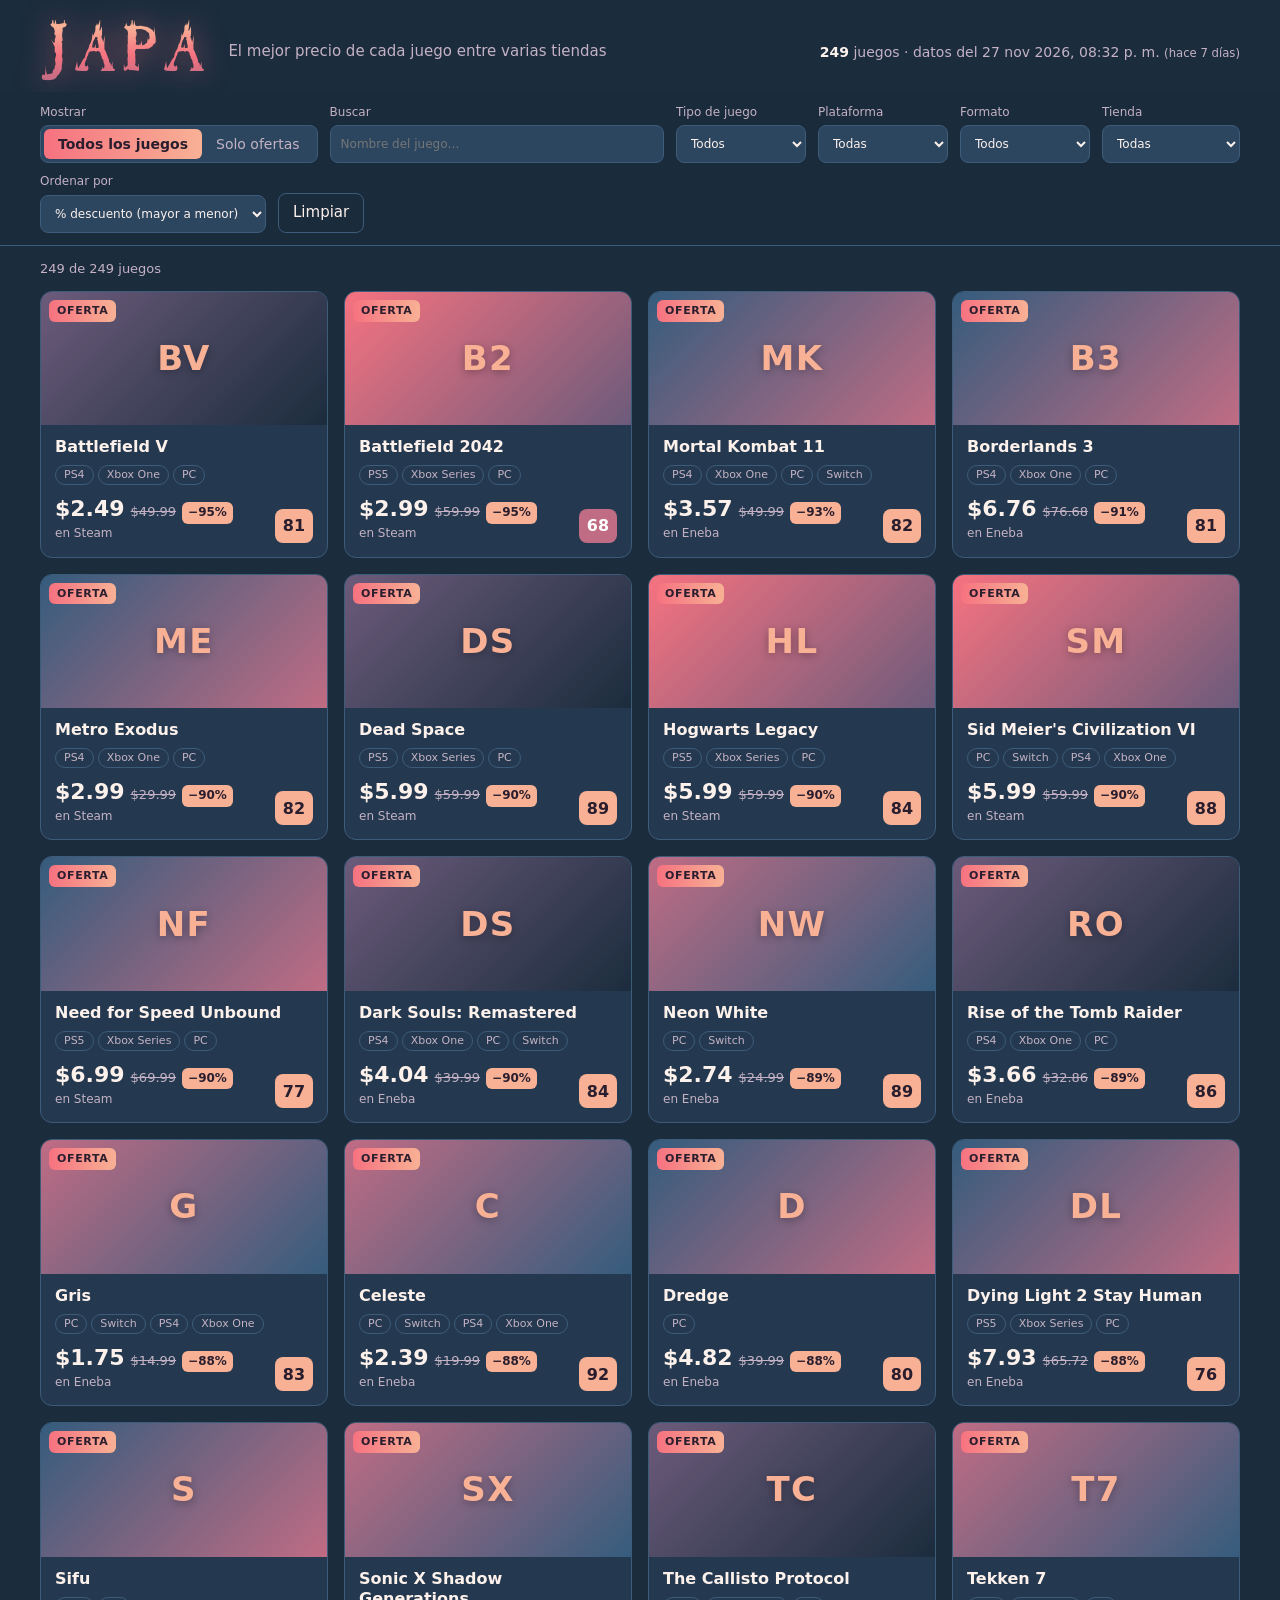
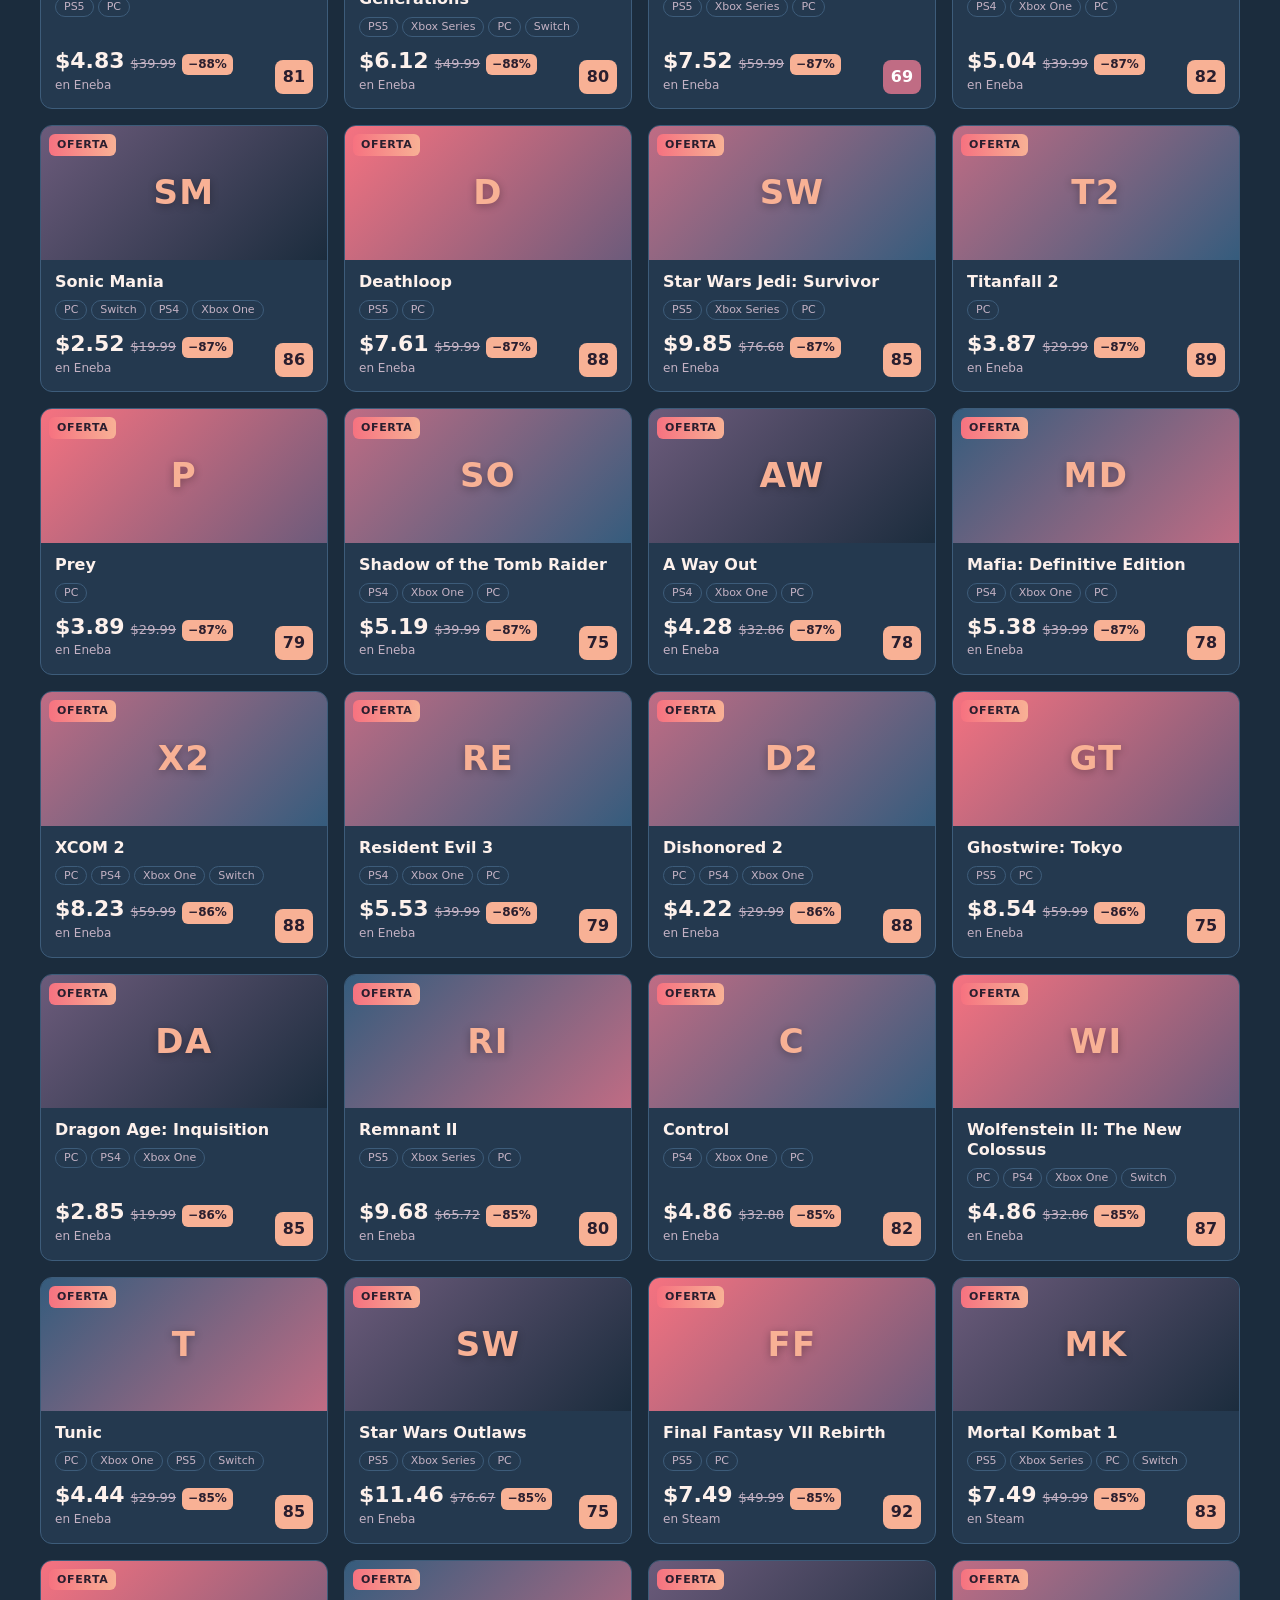
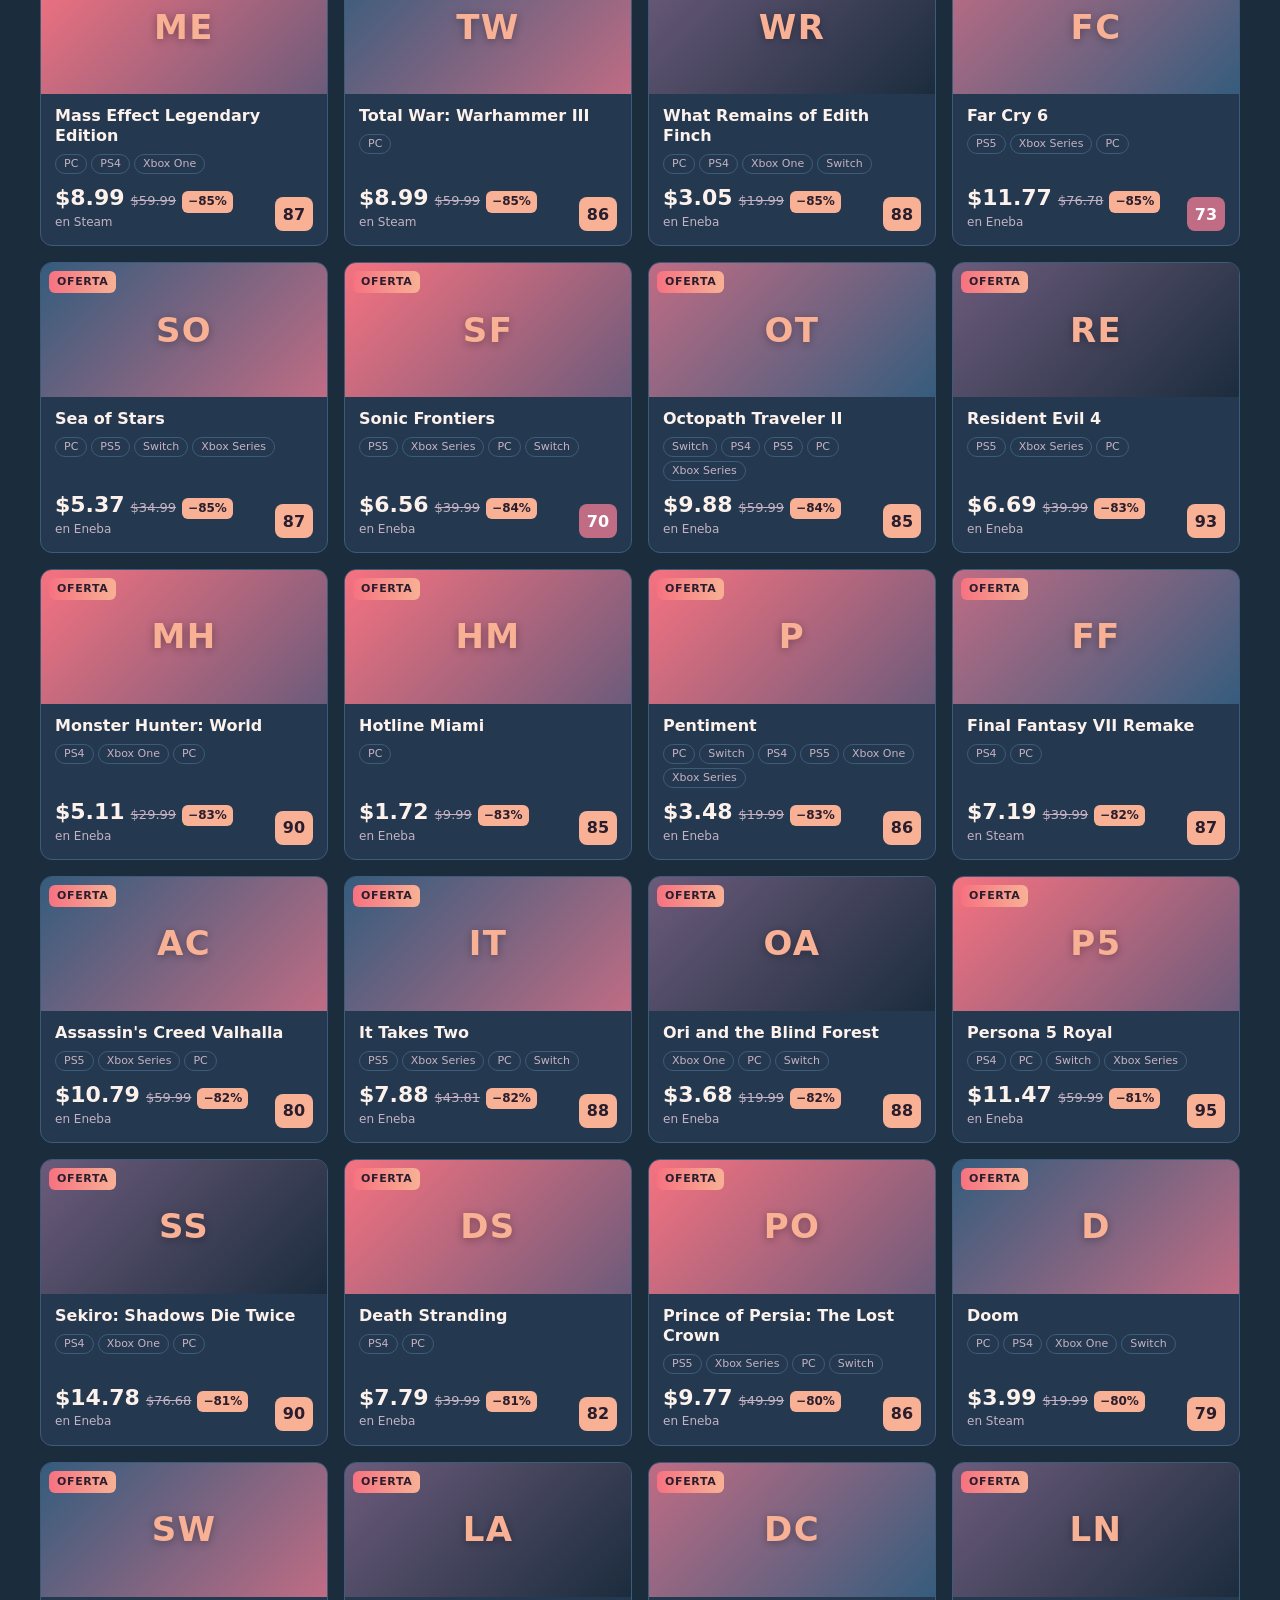
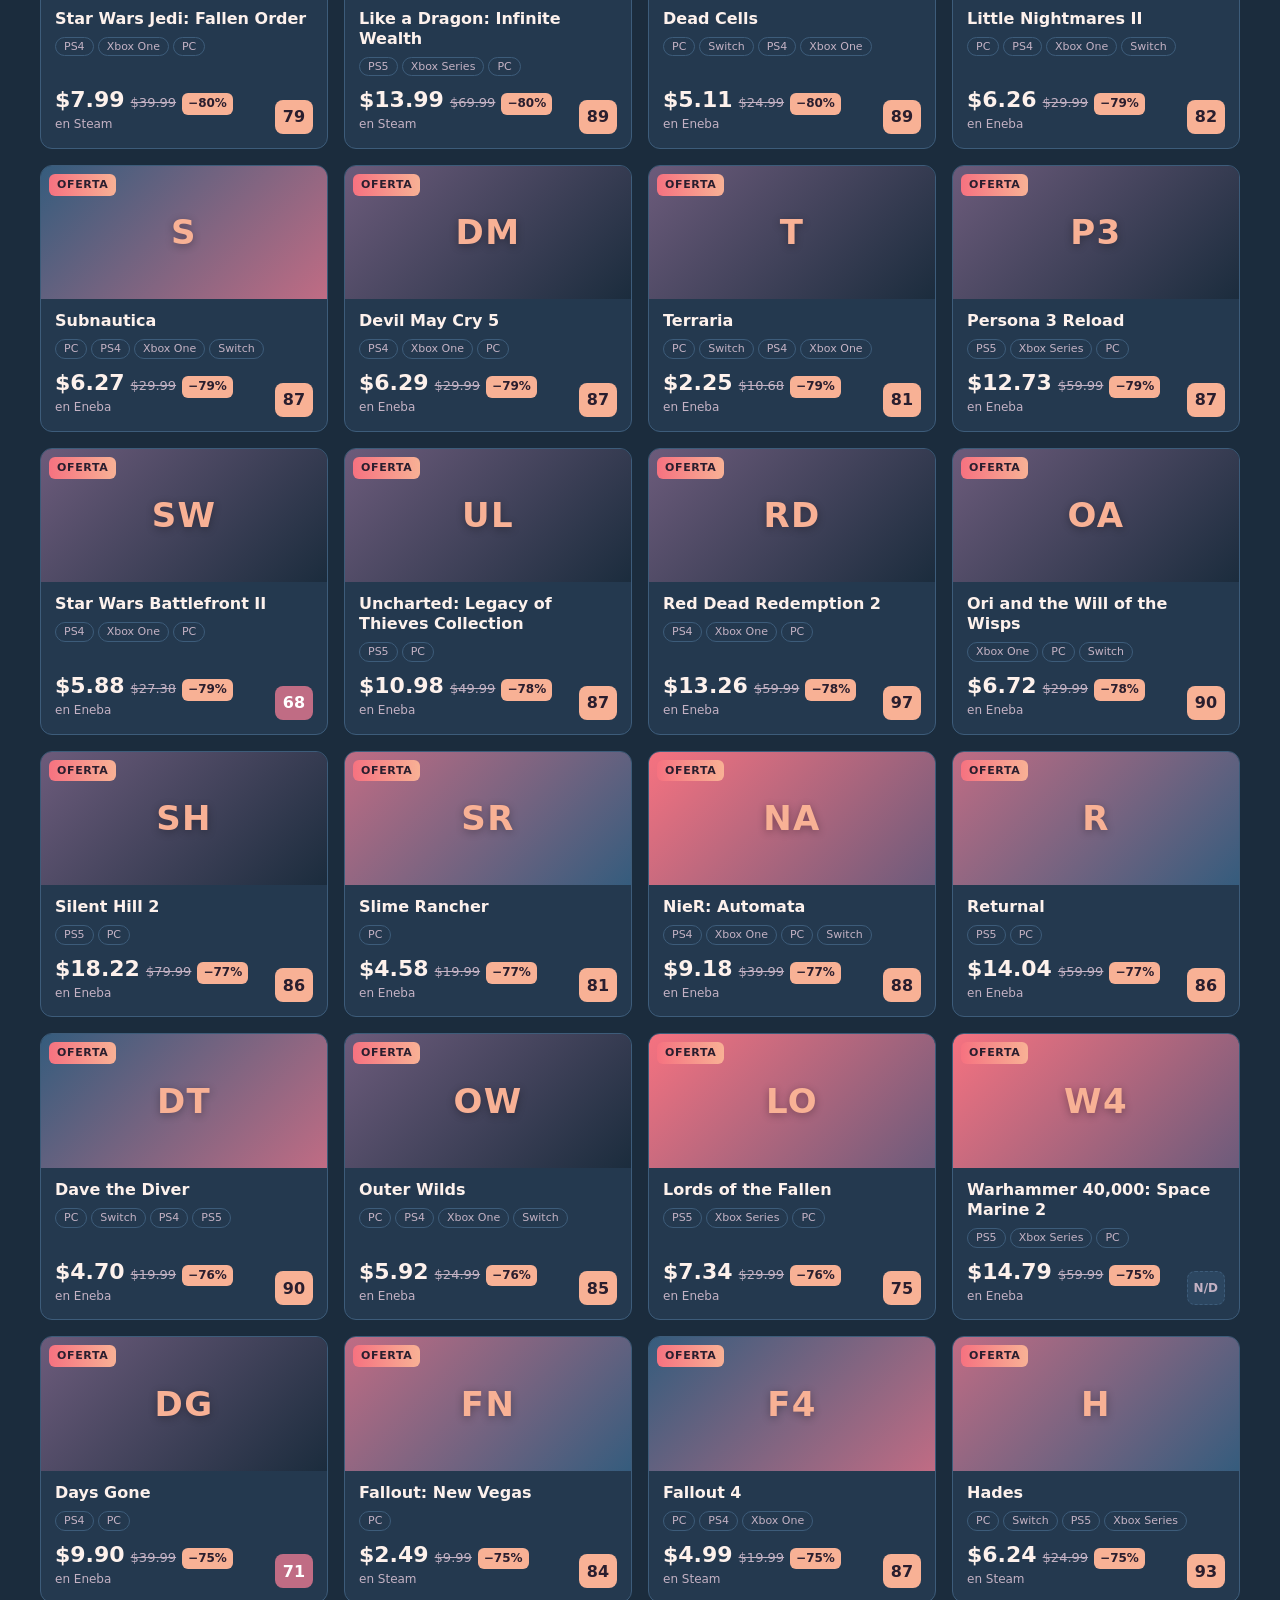
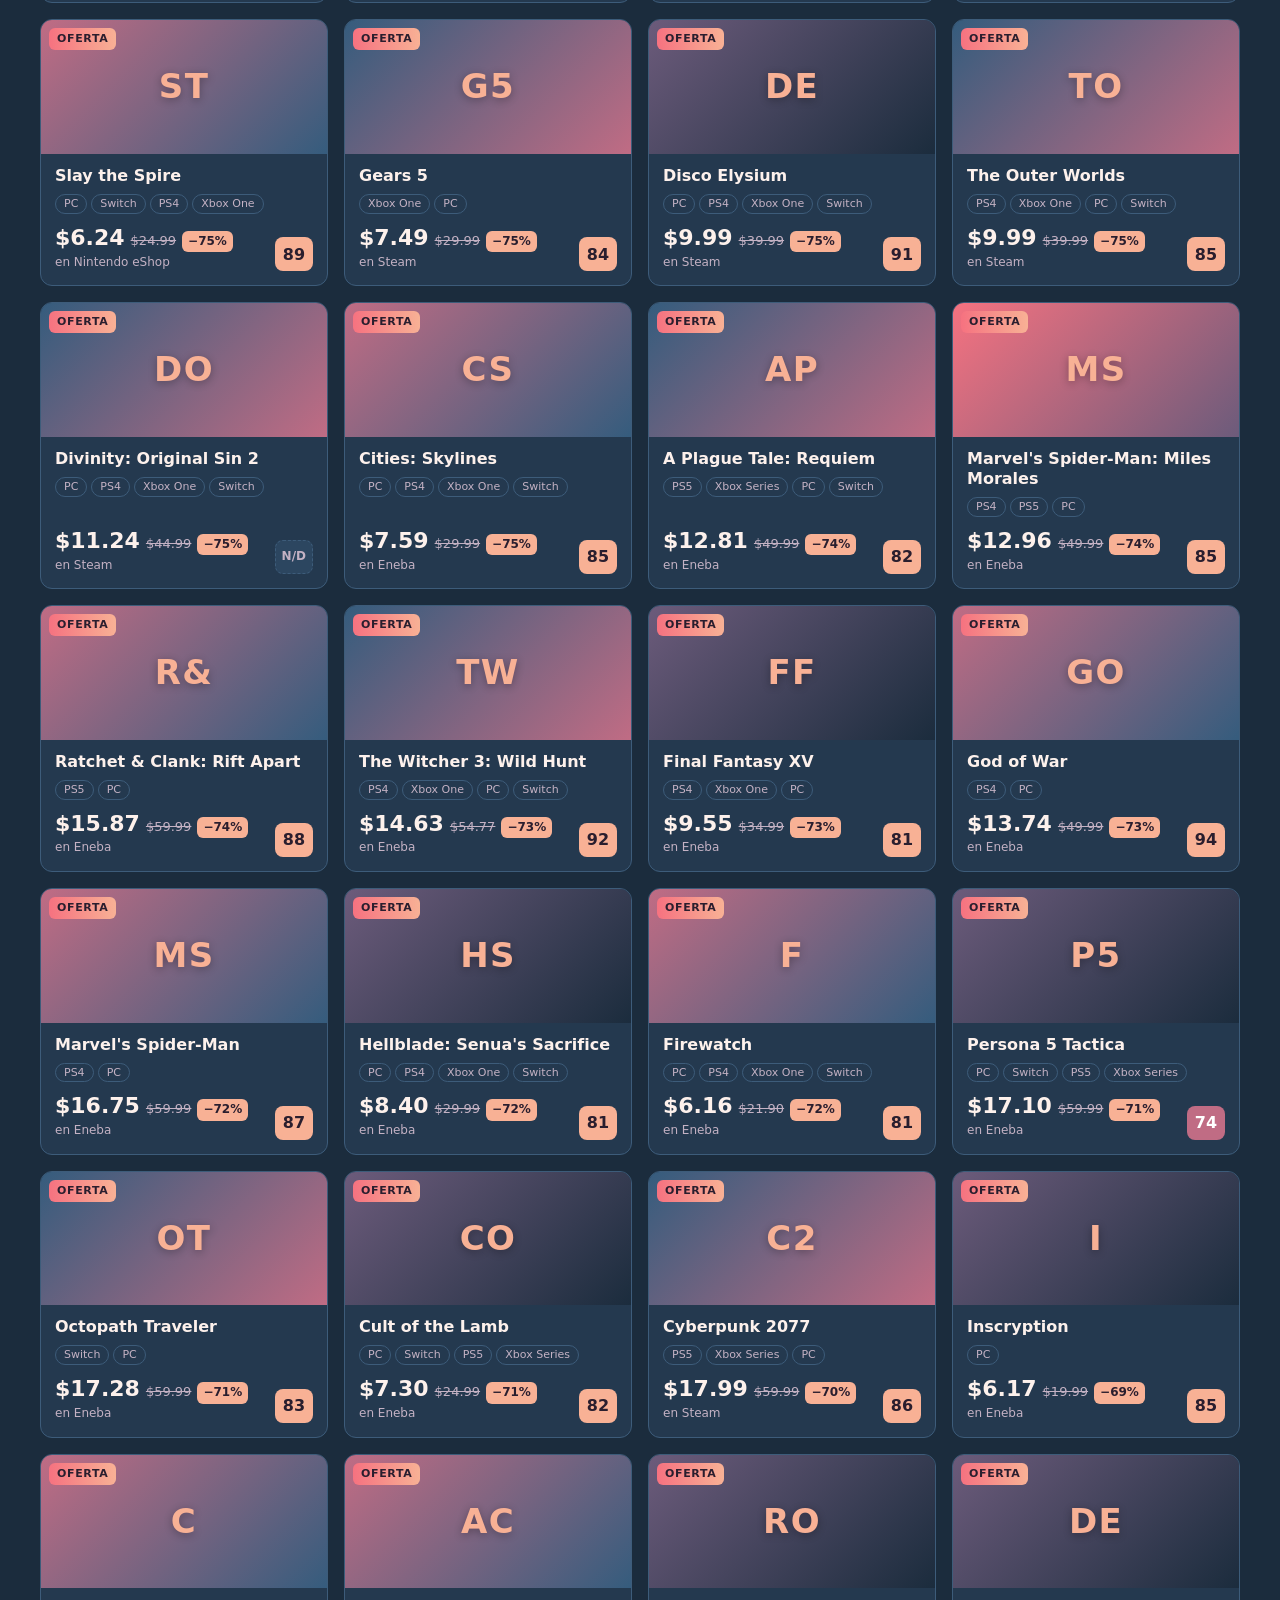
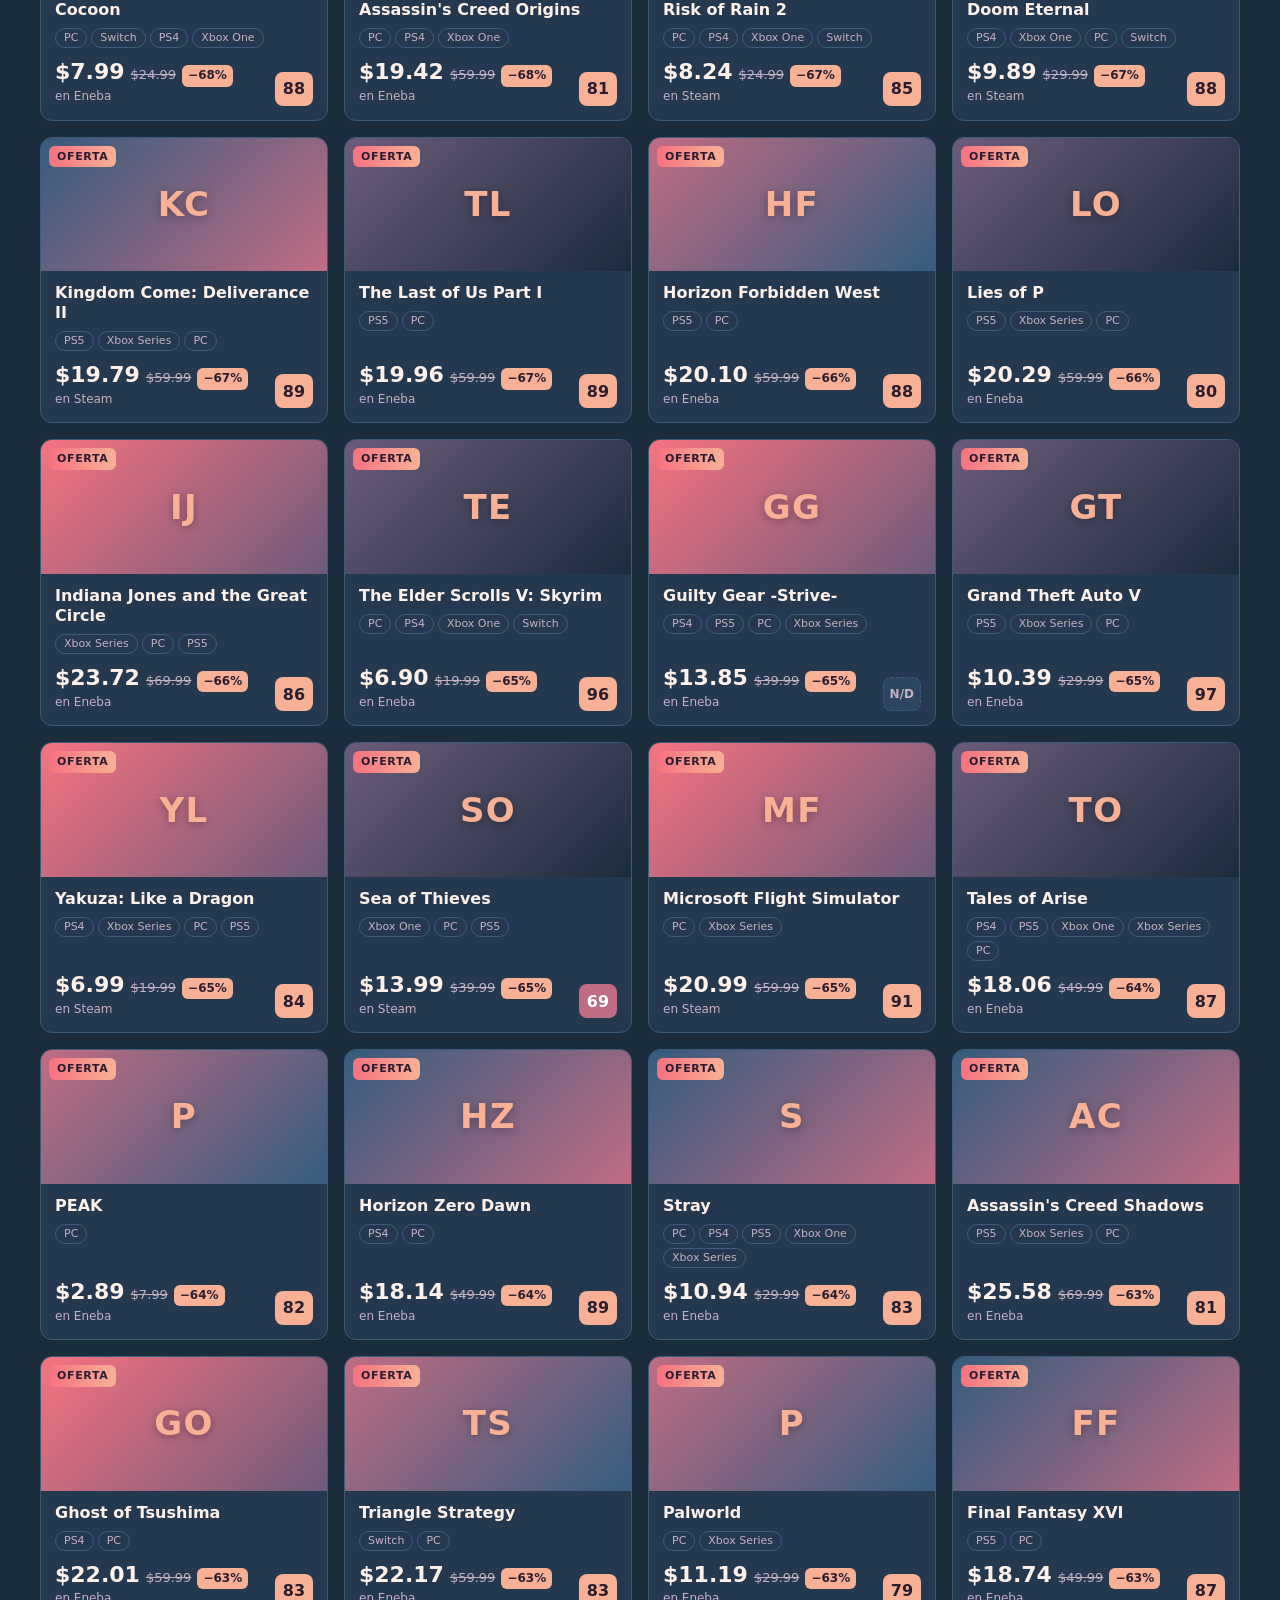
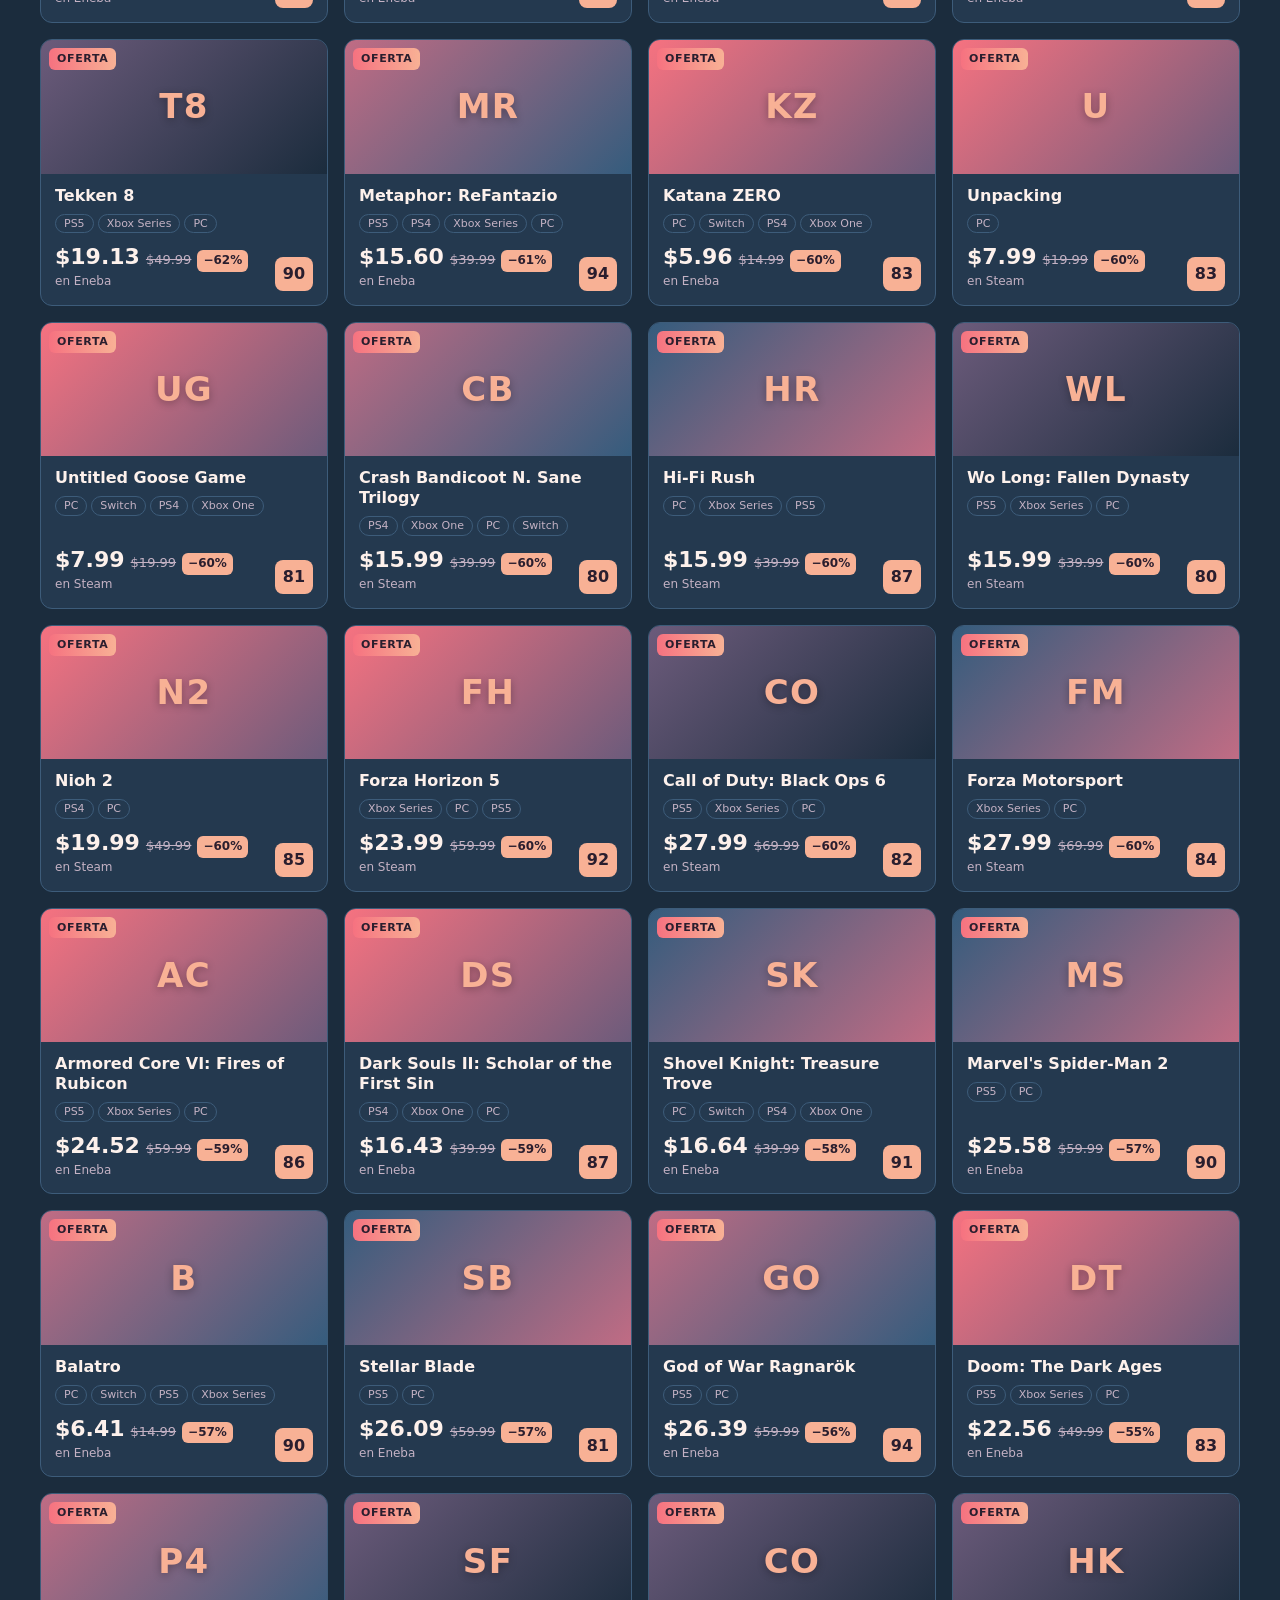
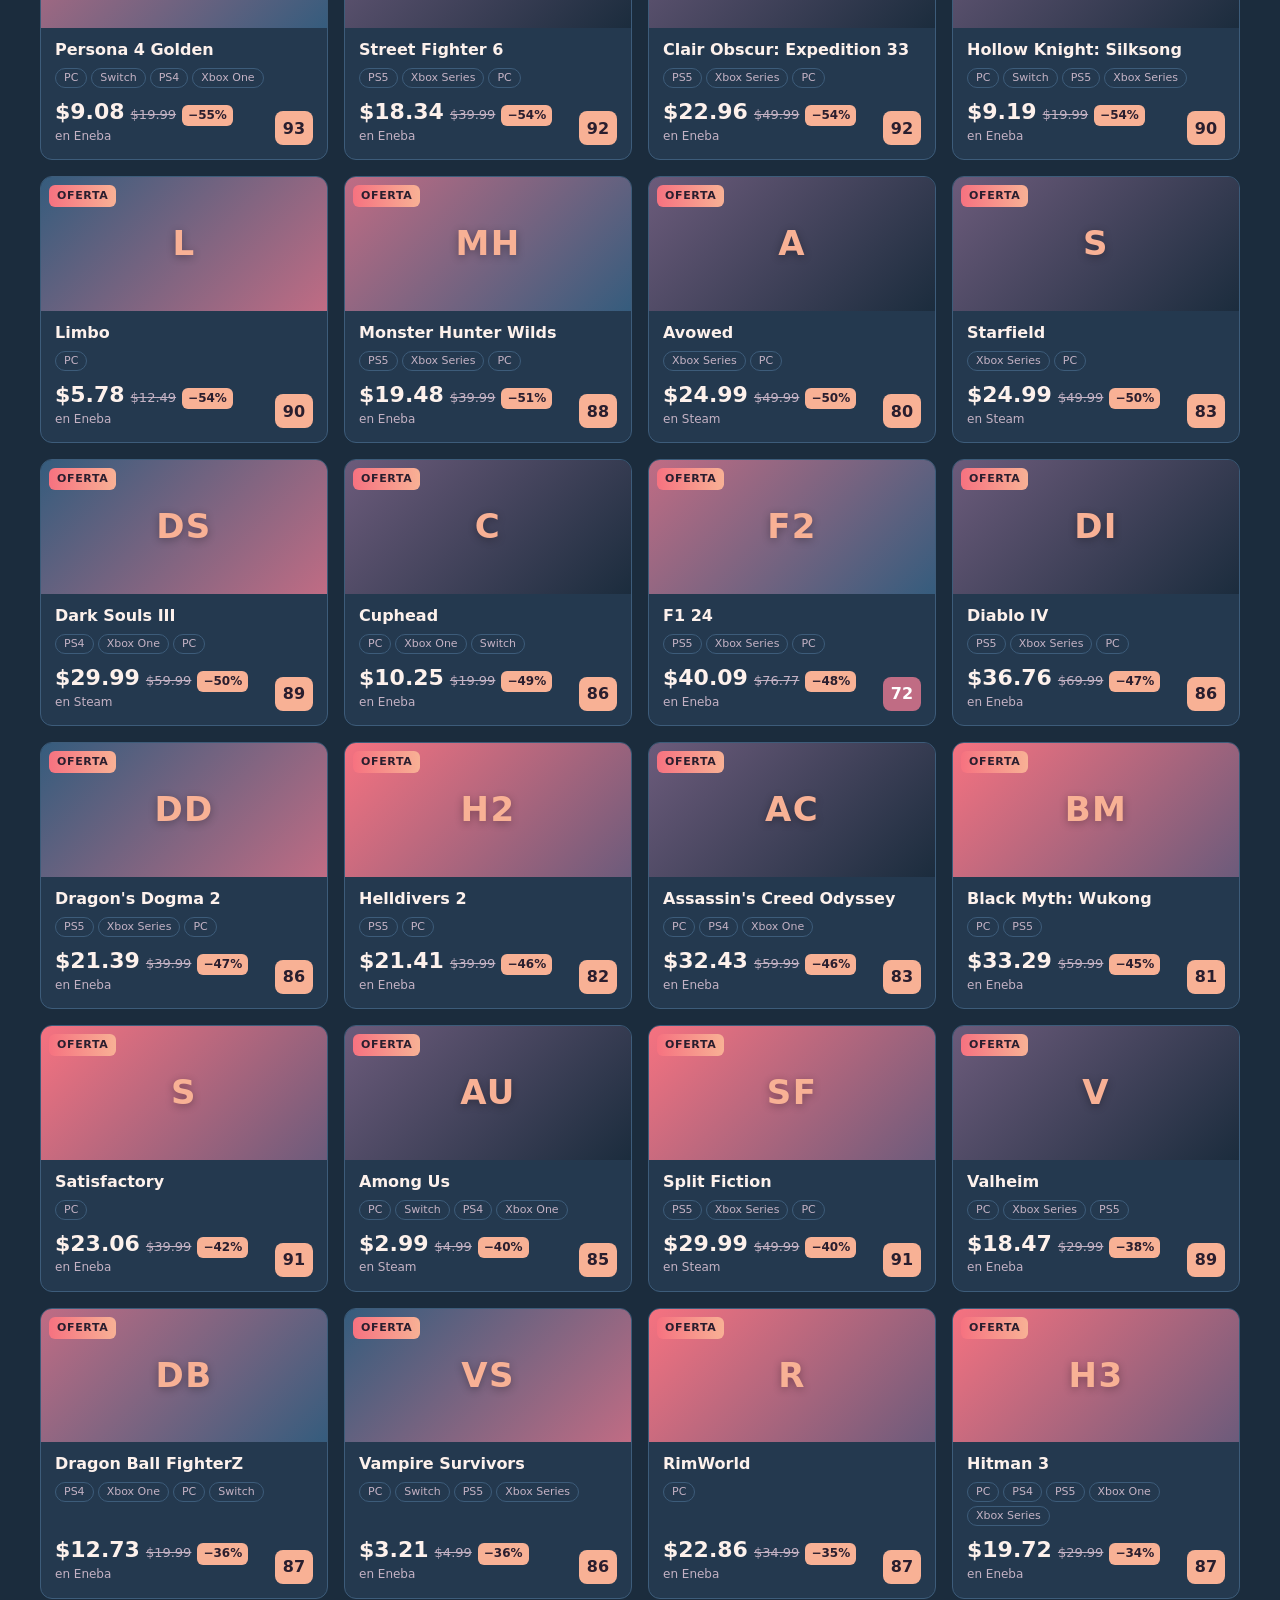
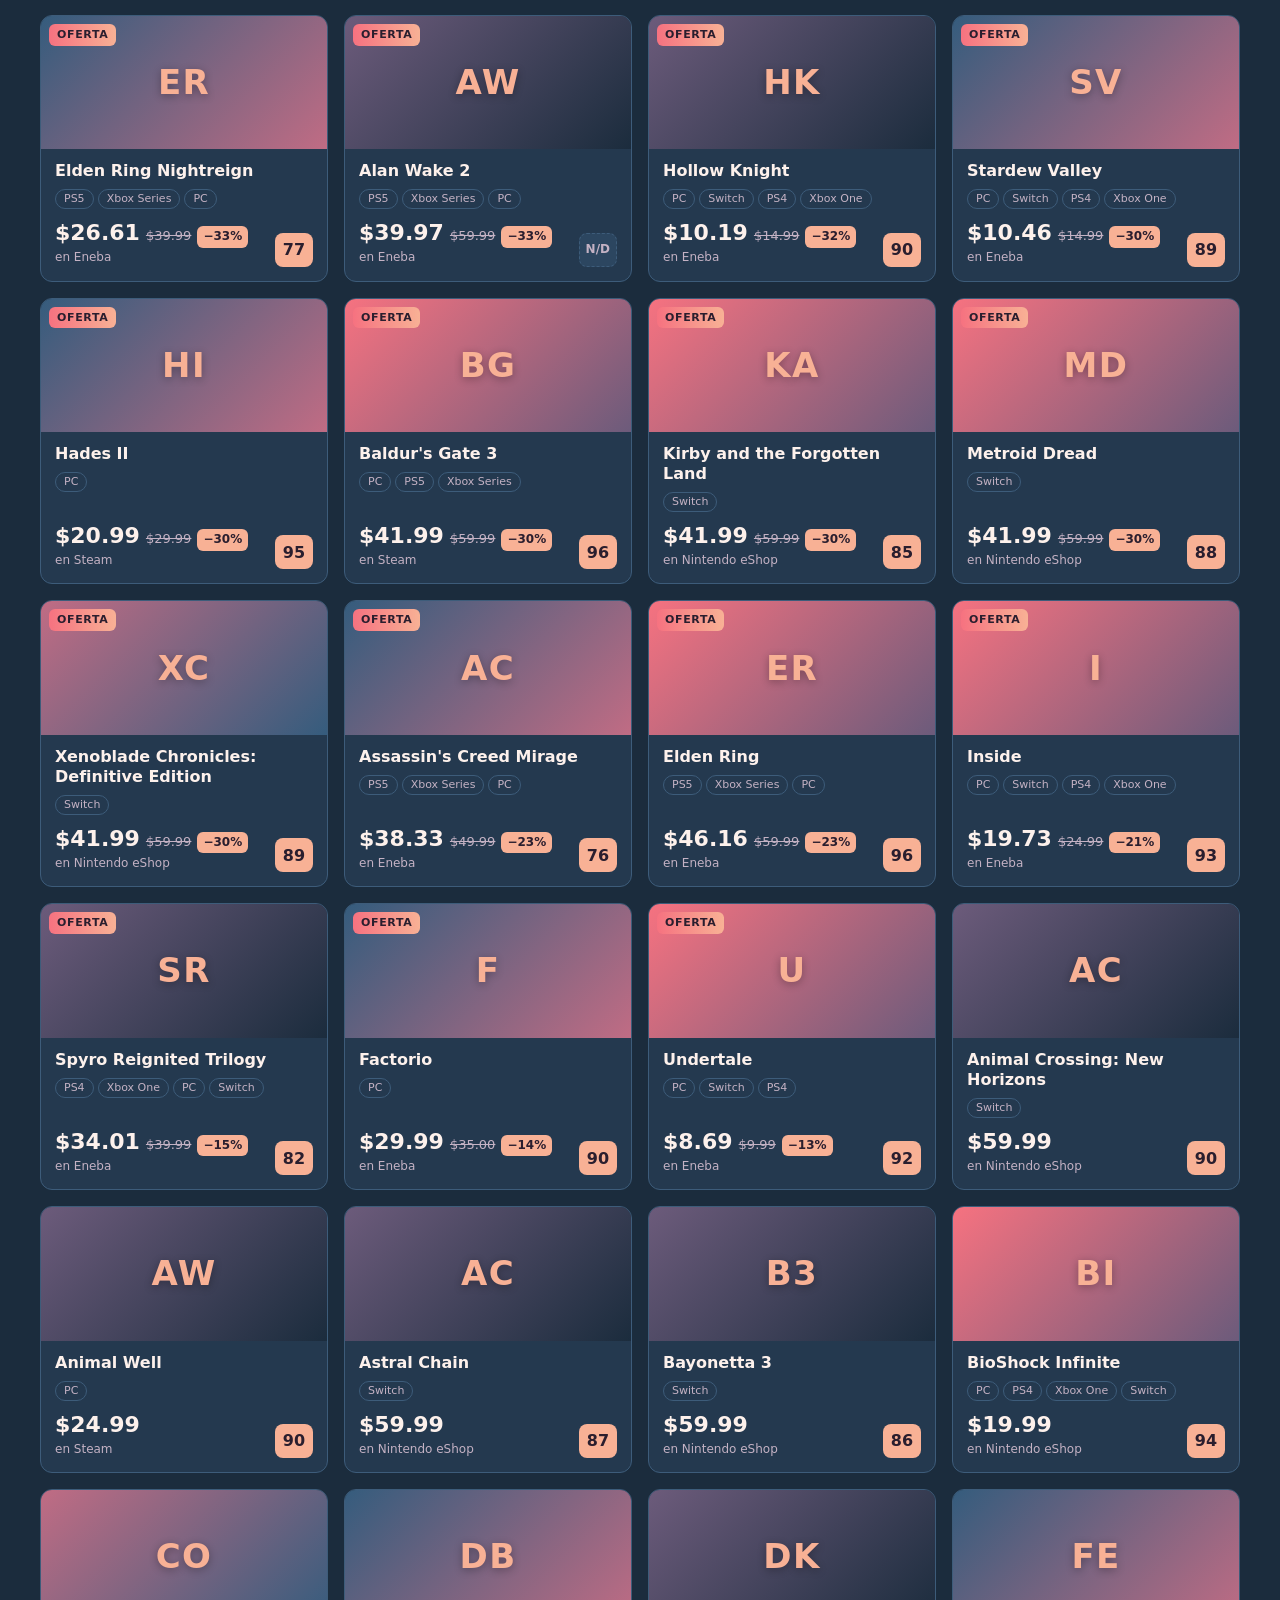
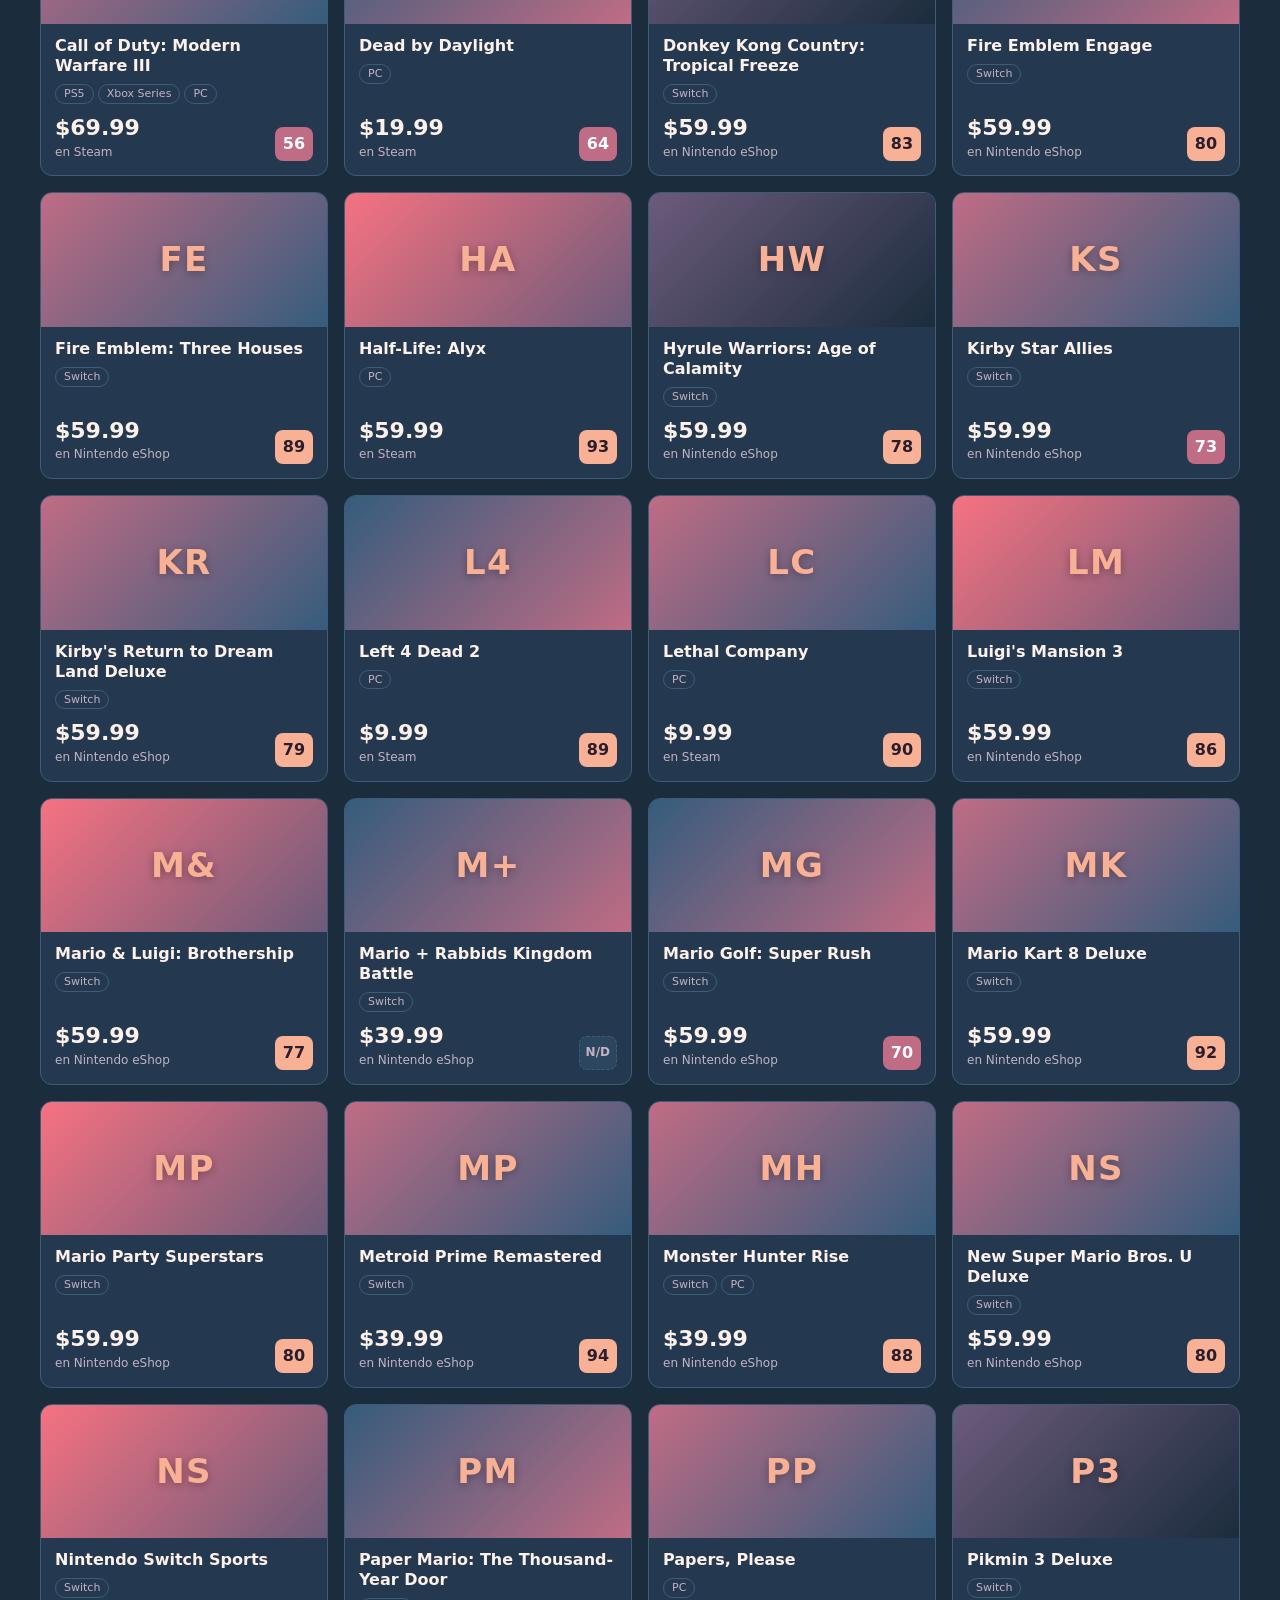
<file: web/index.html>
<!DOCTYPE html>
<html lang="es">
<head>
  <meta charset="utf-8">
  <meta name="viewport" content="width=device-width, initial-scale=1">
  <title>JAPA · Ofertas de videojuegos</title>
  <meta name="description" content="Mejores precios de videojuegos entre tiendas, con Metacritic y HowLongToBeat. Se actualiza automáticamente.">
  <link rel="icon" href="data:image/svg+xml,<svg xmlns='http://www.w3.org/2000/svg' viewBox='0 0 100 100'><rect width='100' height='100' rx='22' fill='%23355C7D'/><text x='50' y='74' text-anchor='middle' font-family='Arial Black,Arial' font-weight='900' font-size='70' fill='%23F8B195'>J</text></svg>">
  <!-- Para usar una fuente de Google Fonts (ej. Poppins): quitar los signos de comentario de la línea siguiente
       y en styles.css poner  --fuente: "Poppins", sans-serif;
  <link rel="stylesheet" href="https://fonts.googleapis.com/css2?family=Poppins:wght@400;600;800&display=swap">
  -->
  <link rel="stylesheet" href="styles.css">
</head>
<body>
  <header class="top">
    <div class="marca">
      <h1 class="logo">JAPA</h1>
      <p class="sub">El mejor precio de cada juego entre varias tiendas</p>
    </div>
    <div class="meta-datos" id="metaDatos" aria-live="polite">Cargando datos…</div>
  </header>

  <section class="controles" aria-label="Filtros y orden">
    <fieldset class="campo selector" id="fMostrar">
      <legend>Mostrar</legend>
      <div class="opciones">
        <label><input type="radio" name="mostrar" value="todos" checked><span>Todos los juegos</span></label>
        <label><input type="radio" name="mostrar" value="ofertas"><span>Solo ofertas</span></label>
      </div>
    </fieldset>
    <label class="campo buscar">
      <span>Buscar</span>
      <input id="fBuscar" type="search" placeholder="Nombre del juego…" autocomplete="off">
    </label>
    <label class="campo"><span>Tipo de juego</span><select id="fTipo"><option value="">Todos</option></select></label>
    <label class="campo"><span>Plataforma</span><select id="fPlataforma"><option value="">Todas</option></select></label>
    <label class="campo"><span>Formato</span><select id="fFormato"><option value="">Todos</option></select></label>
    <label class="campo"><span>Tienda</span><select id="fTienda"><option value="">Todas</option></select></label>
    <label class="campo">
      <span>Ordenar por</span>
      <select id="fOrden">
        <option value="descuento-desc">% descuento (mayor a menor)</option>
        <option value="descuento-asc">% descuento (menor a mayor)</option>
        <option value="precio-asc">Precio (menor a mayor)</option>
        <option value="precio-desc">Precio (mayor a menor)</option>
        <option value="metacritic-desc">Metacritic (mayor a menor)</option>
        <option value="metacritic-asc">Metacritic (menor a mayor)</option>
        <option value="nombre-asc">Nombre (A → Z)</option>
        <option value="nombre-desc">Nombre (Z → A)</option>
      </select>
    </label>
    <button id="btnLimpiar" class="btn-sec" type="button">Limpiar</button>
  </section>

  <p class="conteo" id="conteo"></p>
  <main id="grid" class="grid" aria-live="polite"></main>

  <dialog id="detalle" aria-labelledby="dTitulo">
    <button class="cerrar" id="btnCerrar" type="button" aria-label="Cerrar">×</button>
    <div id="detalleCuerpo"></div>
  </dialog>

  <footer class="pie">
    <p id="pieEjecucion"></p>
    <p>Precios en USD. Datos obtenidos con web scraping paralelo (IC3101 Arquitectura de Computadoras, TEC San Carlos).
       Sin datos: <strong>N/D</strong>.</p>
    <p>Fuentes: Steam, Nintendo eShop y Eneba (precios) · Metacritic (calificaciones) ·
       tiempos de juego: Fuente: <a href="https://howlongtobeat.com/" target="_blank" rel="noopener noreferrer">HowLongToBeat</a>.</p>
  </footer>

  <script src="app.js"></script>
</body>
</html>
</file>
<file: web/styles.css>
/* =====================================================================
   JAPA — HOJA DE ESTILOS
   =====================================================================
   CÓMO PERSONALIZAR:
   Casi todo lo que se ve (colores, letras, tamaños, bordes) se controla
   desde el bloque ":root" de abajo. Cambie un valor, guarde el archivo y
   recargue la página (Ctrl + F5 si no ve el cambio).

   Unidades: px = píxeles · % = porcentaje · em = relativo a la letra
   Colores:  #rrggbb (ej. #ff5a1f) o nombres (red, white, black...).
   Para elegir colores: https://htmlcolorcodes.com/es/
   ===================================================================== */

:root {
  /* ---------- PALETA JAPA (los 5 colores de la imagen) ---------- */
  --durazno:  #F8B195;
  --coral:    #F67280;
  --malva:    #C06C84;
  --morado:   #6C5B7B;
  --azul:     #355C7D;

  /* ---------- 1. COLORES GENERALES ---------- */
  --color-fondo:        #1b2c3d;   /* fondo de toda la página (un azul más oscuro que --azul, para que se lea bien) */
  --color-fondo-brillo: var(--morado); /* resplandor de arriba (poner igual que el fondo para quitarlo) */
  --color-tarjeta:      #24394f;   /* fondo de tarjetas y de la ventana de detalle */
  --color-campo:        #2c4660;   /* fondo de buscador, listas y cajas */
  --color-borde:        #3d5c7a;   /* líneas y bordes */
  --color-texto:        #fdf1ec;   /* texto principal (blanco con un toque durazno) */
  --color-texto-suave:  #c4b2c4;   /* texto secundario (etiquetas, fechas) */
  --color-texto-oscuro: #2a1e2e;   /* texto que va ENCIMA de colores claros (etiquetas -50%, OFERTA) */

  /* ---------- 2. COLORES DE MARCA (logo, botones, OFERTA) ---------- */
  --color-principal:    var(--coral);
  --color-secundario:   var(--durazno);

  /* ---------- 3. COLORES DE DATOS ---------- */
  --color-descuento:    var(--durazno); /* etiqueta "-50%" y fila del mejor precio */
  --color-mc-alto:      var(--durazno); /* Metacritic 75 o más */
  --color-mc-medio:     var(--malva);   /* Metacritic 50 a 74 */
  --color-mc-bajo:      var(--morado);  /* Metacritic menos de 50 */
  --color-error:        var(--coral);   /* fuente que falló */

  /* ---------- 4. LETRAS ---------- */
  --fuente: system-ui, -apple-system, "Segoe UI", Roboto, Ubuntu, sans-serif;
  /* Para usar una fuente de Google Fonts: ver el comentario en index.html y poner aquí su nombre, ej. "Poppins", sans-serif; */
  --tam-texto:          15px;      /* tamaño del texto normal */
  --fuente-logo: "Cheap Fire", var(--fuente); /* letra del logo JAPA (archivo en fonts/) */
  --tam-logo-titulo:    64px;      /* tamaño del logo "JAPA" */
  --tam-titulo-juego:   16px;      /* nombre del juego en la tarjeta */
  --tam-precio:         22px;      /* precio grande de la tarjeta */
  --tam-metacritic:     16px;      /* número de Metacritic en la tarjeta */
  --grosor-precio:      800;       /* 400 = normal, 700 = negrita, 900 = muy grueso */

  /* ---------- 5. TAMAÑOS Y FORMAS ---------- */
  --ancho-tarjeta:      230px;     /* ancho MÍNIMO de cada tarjeta: más grande = menos tarjetas por fila */
  --separacion:         16px;      /* espacio entre tarjetas */
  --margen-lados:       40px;      /* margen izquierdo/derecho de la página */
  --redondeo:           12px;      /* esquinas de las tarjetas (0 = cuadradas) */
  --redondeo-chico:     8px;       /* esquinas de botones, campos y etiquetas */
  --proporcion-imagen:  460 / 215; /* forma de la imagen (ancho / alto). 16 / 9 = más alta, 3 / 1 = más baja */
  --ancho-detalle:      860px;     /* ancho máximo de la ventana de detalle */

  /* ---------- 6. EFECTOS ---------- */
  --subida-hover:       -3px;      /* cuánto "sube" la tarjeta al pasar el mouse (0px = nada) */
  --sombra-hover:       0 10px 30px rgba(0, 0, 0, .35);

  color-scheme: dark;              /* "light" si el fondo es claro */
}

/* =====================================================================
   DE AQUÍ PARA ABAJO: reglas que USAN las variables de arriba.
   Normalmente no hace falta tocarlas. Cada bloque dice qué parte de la página es.
   ===================================================================== */

* { box-sizing: border-box; }
html, body { margin: 0; }
body {
  font: var(--tam-texto)/1.45 var(--fuente);
  background: radial-gradient(1400px 520px at 50% -18%, var(--color-fondo-brillo) 0%, transparent 65%), var(--color-fondo);
  color: var(--color-texto);
  min-height: 100vh;
}
a { color: var(--color-secundario); }
small { color: var(--color-texto-suave); }

/* ---- Letra del logo (Cheap Fire, archivo en web/fonts/) ---- */
@font-face {
  font-family: "Cheap Fire";
  src: url("fonts/chp-fire.ttf") format("truetype");
  font-display: swap;
}

/* ---- Encabezado (logo, frase, "249 juegos · datos del…") ---- */
.top {
  display: flex; flex-wrap: wrap; gap: 12px 24px; align-items: center; justify-content: space-between;
  padding: 20px var(--margen-lados) 8px;
}
.marca { display: flex; flex-wrap: wrap; gap: 4px 18px; align-items: center; }   /* frase centrada (en vertical) con el logo */
/* logo JAPA: degradado de la paleta + brillo */
.logo {
  margin: 0; font-family: var(--fuente-logo); font-weight: normal;
  font-size: var(--tam-logo-titulo); line-height: 1; letter-spacing: .06em;
  background: linear-gradient(180deg, var(--durazno) 10%, var(--coral) 55%, var(--malva) 95%);
  -webkit-background-clip: text; background-clip: text; color: transparent;
  filter: drop-shadow(0 0 14px color-mix(in srgb, var(--coral) 55%, transparent));
}
.sub { margin: 0; color: var(--color-texto-suave); }
.meta-datos { color: var(--color-texto-suave); font-size: 14px; }
.meta-datos strong { color: var(--color-texto); }
.aviso { background: color-mix(in srgb, var(--durazno) 15%, transparent); color: var(--durazno); border: 1px solid var(--malva); padding: 2px 8px; border-radius: 999px; font-size: 11px; font-weight: 700; margin-left: 6px; }

/* ---- Barra de filtros (se queda pegada arriba al bajar) ---- */
.controles {
  position: sticky; top: 0; z-index: 5;
  display: flex; flex-wrap: wrap; gap: 10px 12px; align-items: flex-end;
  padding: 12px var(--margen-lados);
  background: color-mix(in srgb, var(--color-fondo) 88%, transparent); backdrop-filter: blur(8px);
  border-bottom: 1px solid var(--color-borde);
}
.campo { display: flex; flex-direction: column; gap: 4px; font-size: 12px; color: var(--color-texto-suave); min-width: 130px; }
.campo.buscar { flex: 1 1 200px; }
input[type="search"], select {
  font: inherit; color: var(--color-texto); background: var(--color-campo);
  border: 1px solid var(--color-borde); border-radius: var(--redondeo-chico); padding: 8px 10px; min-height: 38px;
}
input:focus-visible, select:focus-visible, button:focus-visible, .card:focus-visible { outline: 2px solid var(--color-secundario); outline-offset: 2px; }
/* ---- Selector "Mostrar: Todos los juegos / Solo ofertas" ---- */
.selector { border: 0; margin: 0; padding: 0; min-width: 0; }
.selector legend { padding: 0; margin-bottom: 4px; }
.opciones {
  display: flex; background: var(--color-campo); border: 1px solid var(--color-borde);
  border-radius: var(--redondeo-chico); padding: 3px; min-height: 38px;
}
.opciones label { position: relative; display: flex; cursor: pointer; }
.opciones input { position: absolute; opacity: 0; pointer-events: none; }
.opciones span {
  display: flex; align-items: center; padding: 0 14px; border-radius: calc(var(--redondeo-chico) - 2px);
  font-size: 14px; color: var(--color-texto-suave); white-space: nowrap; transition: background .12s ease, color .12s ease;
}
.opciones label:hover span { color: var(--color-texto); }
.opciones input:checked + span {           /* opción elegida */
  background: linear-gradient(90deg, var(--color-principal), var(--color-secundario));
  color: var(--color-texto-oscuro); font-weight: 700;
}
.opciones input:focus-visible + span { outline: 2px solid var(--color-secundario); outline-offset: 1px; }
.check { display: flex; align-items: center; gap: 6px; min-height: 38px; color: var(--color-texto); cursor: pointer; }
.check input { accent-color: var(--color-principal); width: 16px; height: 16px; }
.btn-sec {
  font: inherit; color: var(--color-texto); background: transparent; border: 1px solid var(--color-borde);
  border-radius: var(--redondeo-chico); padding: 8px 14px; min-height: 38px; cursor: pointer;
}
.btn-sec:hover { border-color: var(--color-principal); }

.conteo { margin: 14px var(--margen-lados) 0; color: var(--color-texto-suave); font-size: 13px; }

/* ---- Cuadrícula de tarjetas ---- */
.grid {
  display: grid; gap: var(--separacion); padding: 12px var(--margen-lados) 32px;
  grid-template-columns: repeat(auto-fill, minmax(var(--ancho-tarjeta), 1fr));
}

/* ---- Tarjeta de un juego ---- */
.card {
  background: var(--color-tarjeta); border: 1px solid var(--color-borde); border-radius: var(--redondeo);
  overflow: hidden; cursor: pointer; display: flex; flex-direction: column;
  transition: transform .12s ease, border-color .12s ease, box-shadow .12s ease;
}
.card:hover { transform: translateY(var(--subida-hover)); border-color: var(--color-principal); box-shadow: var(--sombra-hover); }
/* La imagen SIEMPRE ocupa el mismo alto: las portadas verticales (como las de Eneba) se recortan en vez de estirar la tarjeta. */
.img-wrap { position: relative; aspect-ratio: var(--proporcion-imagen); background: var(--color-campo); overflow: hidden; }
.img-wrap > .img, .img-wrap > .ph { position: absolute; inset: 0; }
.img, .ph { width: 100%; height: 100%; object-fit: cover; object-position: center 30%; display: block; }
/* imagen de reemplazo (iniciales) cuando el juego no tiene imagen */
.ph { display: grid; place-items: center; }
.ph.c0 { background: linear-gradient(135deg, var(--coral), var(--morado)); }
.ph.c1 { background: linear-gradient(135deg, var(--malva), var(--azul)); }
.ph.c2 { background: linear-gradient(135deg, var(--morado), #1b2c3d); }
.ph.c3 { background: linear-gradient(135deg, var(--azul), var(--malva)); }
.ph span { font-size: 34px; font-weight: 800; letter-spacing: .04em; color: var(--durazno); text-shadow: 0 2px 8px rgba(0, 0, 0, .3); }
/* cinta "OFERTA" sobre la imagen */
.flag { z-index: 1;
  position: absolute; top: 8px; left: 8px; font-size: 11px; font-weight: 800; letter-spacing: .06em;
  background: linear-gradient(90deg, var(--color-principal), var(--color-secundario)); color: var(--color-texto-oscuro);
  padding: 3px 8px; border-radius: 6px;
}
.info { padding: 12px 14px 14px; display: flex; flex-direction: column; gap: 8px; flex: 1; }
.titulo { margin: 0; font-size: var(--tam-titulo-juego); line-height: 1.25; }
.plats { display: flex; flex-wrap: wrap; gap: 4px; }
.chip { font-size: 11px; color: var(--color-texto-suave); border: 1px solid var(--color-borde); border-radius: 999px; padding: 1px 8px; }
.fila { display: flex; align-items: flex-end; justify-content: space-between; gap: 8px; margin-top: auto; }
.precio { display: flex; align-items: baseline; flex-wrap: wrap; gap: 6px; }
.actual { font-size: var(--tam-precio); font-weight: var(--grosor-precio); }
.actual.nd { font-size: 16px; color: var(--color-texto-suave); font-weight: 600; }
.regular { color: var(--color-texto-suave); font-size: 13px; }
.badge { background: var(--color-descuento); color: var(--color-texto-oscuro); font-weight: 800; font-size: 12px; padding: 2px 6px; border-radius: 6px; }
.donde { font-size: 12px; color: var(--color-texto-suave); }

/* ---- Cuadrito de Metacritic ---- */
.mc {
  display: inline-grid; place-items: center; min-width: 38px; height: 34px; padding: 0 6px;
  border-radius: var(--redondeo-chico); font-weight: 800; font-size: var(--tam-metacritic); color: var(--color-texto-oscuro);
}
.mc.alto { background: var(--color-mc-alto); }
.mc.medio { background: var(--color-mc-medio); color: #fff; }
.mc.bajo { background: var(--color-mc-bajo); color: #fff; }
.mc.nd { background: var(--color-campo); color: var(--color-texto-suave); font-size: 12px; border: 1px dashed var(--color-borde); }
.nd { color: var(--color-texto-suave); }

.vacio { grid-column: 1 / -1; text-align: center; color: var(--color-texto-suave); padding: 40px 0; }

/* ---- Ventana de detalle ---- */
dialog {
  width: min(var(--ancho-detalle), calc(100vw - 24px)); max-height: calc(100vh - 32px); padding: 0;
  background: var(--color-tarjeta); color: var(--color-texto); border: 1px solid var(--color-borde); border-radius: calc(var(--redondeo) + 4px);
}
dialog::backdrop { background: rgba(0, 0, 0, .7); backdrop-filter: blur(3px); }
#detalleCuerpo { padding: 22px; }
.cerrar {
  position: sticky; top: 8px; float: right; margin: 8px 8px 0 0; width: 36px; height: 36px; border-radius: 50%;
  border: 1px solid var(--color-borde); background: var(--color-campo); color: var(--color-texto); font-size: 22px; cursor: pointer; z-index: 2;
}
.d-cab { display: grid; grid-template-columns: minmax(200px, 320px) 1fr; gap: 20px; align-items: start; }
.d-img { width: 100%; height: auto; aspect-ratio: var(--proporcion-imagen); object-fit: cover; border-radius: var(--redondeo-chico); display: block; }
.d-img.ph { display: grid; }
.d-cab h2 { margin: 0 0 8px; font-size: 24px; }
.datos { display: grid; grid-template-columns: repeat(2, minmax(0, 1fr)); gap: 10px 16px; margin: 14px 0 0; }
.datos dt { font-size: 12px; color: var(--color-texto-suave); }
.datos dd { margin: 2px 0 0; font-weight: 600; }
.datos .mc { height: 28px; min-width: 32px; font-size: 14px; }
.atrib { display: block; font-weight: 400; font-size: 11px; margin-top: 2px; }
h3 { margin: 22px 0 10px; font-size: 16px; }
/* tabla de precios del detalle */
.tabla-wrap { overflow-x: auto; }
.precios { width: 100%; border-collapse: collapse; font-size: 14px; }
.precios th { text-align: left; font-size: 12px; color: var(--color-texto-suave); font-weight: 600; padding: 6px 8px; border-bottom: 1px solid var(--color-borde); }
.precios td { padding: 8px; border-top: 1px solid var(--color-borde); white-space: nowrap; }
.precios tr.sub td { border-top: 0; padding-top: 0; font-size: 11px; color: var(--color-texto-suave); }
.precios tr.mejor td { background: color-mix(in srgb, var(--color-descuento) 8%, transparent); }
.precios s { color: var(--color-texto-suave); }
.der { text-align: right; }
.tag { font-size: 10px; background: var(--color-descuento); color: var(--color-texto-oscuro); border-radius: 4px; padding: 1px 5px; font-weight: 800; vertical-align: middle; }
.fuentes { display: flex; flex-wrap: wrap; gap: 6px; }
.fuente { font-size: 12px; padding: 3px 9px; border-radius: 999px; border: 1px solid var(--color-borde); }
.fuente.ok { color: var(--color-descuento); }
.fuente.fallo { color: var(--color-error); border-color: color-mix(in srgb, var(--color-error) 40%, transparent); }

/* ---- Pie de página ---- */
.pie { padding: 8px var(--margen-lados) 30px; color: var(--color-texto-suave); font-size: 12px; border-top: 1px solid var(--color-borde); }

/* ---- Celular (pantallas de 640px o menos) ---- */
@media (max-width: 640px) {
  :root {
    --margen-lados: 16px;
    --ancho-tarjeta: 160px;
    --separacion: 10px;
    --tam-precio: 18px;
    --tam-logo-titulo: 48px;
  }
  .d-cab { grid-template-columns: 1fr; }
  .campo { min-width: calc(50% - 6px); flex: 1 1 calc(50% - 6px); }
  .controles { position: static; }
  .selector { flex: 1 1 100%; }
  .opciones label { flex: 1; }
  .opciones span { width: 100%; justify-content: center; }
}
@media (prefers-reduced-motion: reduce) { .card { transition: none; } }
</file>
